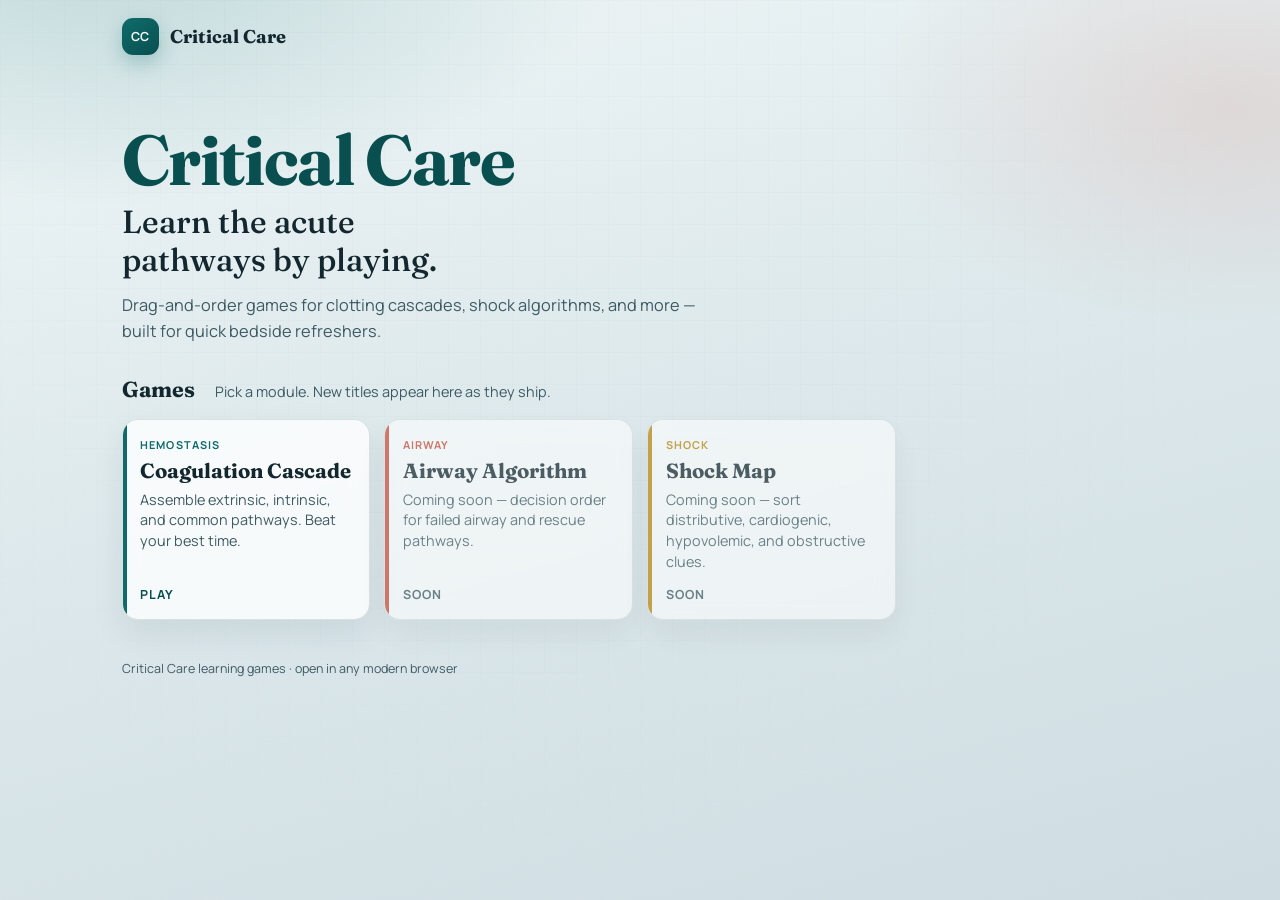
<file: index.html>
<!DOCTYPE html>
<html lang="en">
  <head>
    <meta charset="UTF-8" />
    <meta name="viewport" content="width=device-width, initial-scale=1.0" />
    <meta
      name="description"
      content="Critical Care — interactive learning games for acute medicine. Start with the coagulation cascade."
    />
    <title>Critical Care — Learning Games</title>
    <link rel="preconnect" href="https://fonts.googleapis.com" />
    <link rel="preconnect" href="https://fonts.gstatic.com" crossorigin />
    <link
      href="https://fonts.googleapis.com/css2?family=Fraunces:opsz,wght@9..144,500;9..144,700&family=Manrope:wght@400;500;600;700&display=swap"
      rel="stylesheet"
    />
    <link rel="stylesheet" href="hub.css" />
  </head>
  <body>
    <div class="atmosphere" aria-hidden="true"></div>

    <header class="site-header">
      <div class="brand">
        <span class="brand-mark">CC</span>
        <span class="brand-name">Critical Care</span>
      </div>
    </header>

    <main class="hero">
      <p class="hero-brand">Critical Care</p>
      <h1 class="hero-title">Learn the acute pathways by playing.</h1>
      <p class="hero-lead">
        Drag-and-order games for clotting cascades, shock algorithms, and more — built for quick bedside refreshers.
      </p>
    </main>

    <section class="games" aria-labelledby="gamesHeading">
      <div class="games-head">
        <h2 id="gamesHeading">Games</h2>
        <p>Pick a module. New titles appear here as they ship.</p>
      </div>

      <div id="gameGrid" class="game-grid"></div>
    </section>

    <footer class="site-footer">
      <p>Critical Care learning games · open in any modern browser</p>
    </footer>

    <script src="games.js"></script>
    <script src="hub.js"></script>
  </body>
</html>
</file>
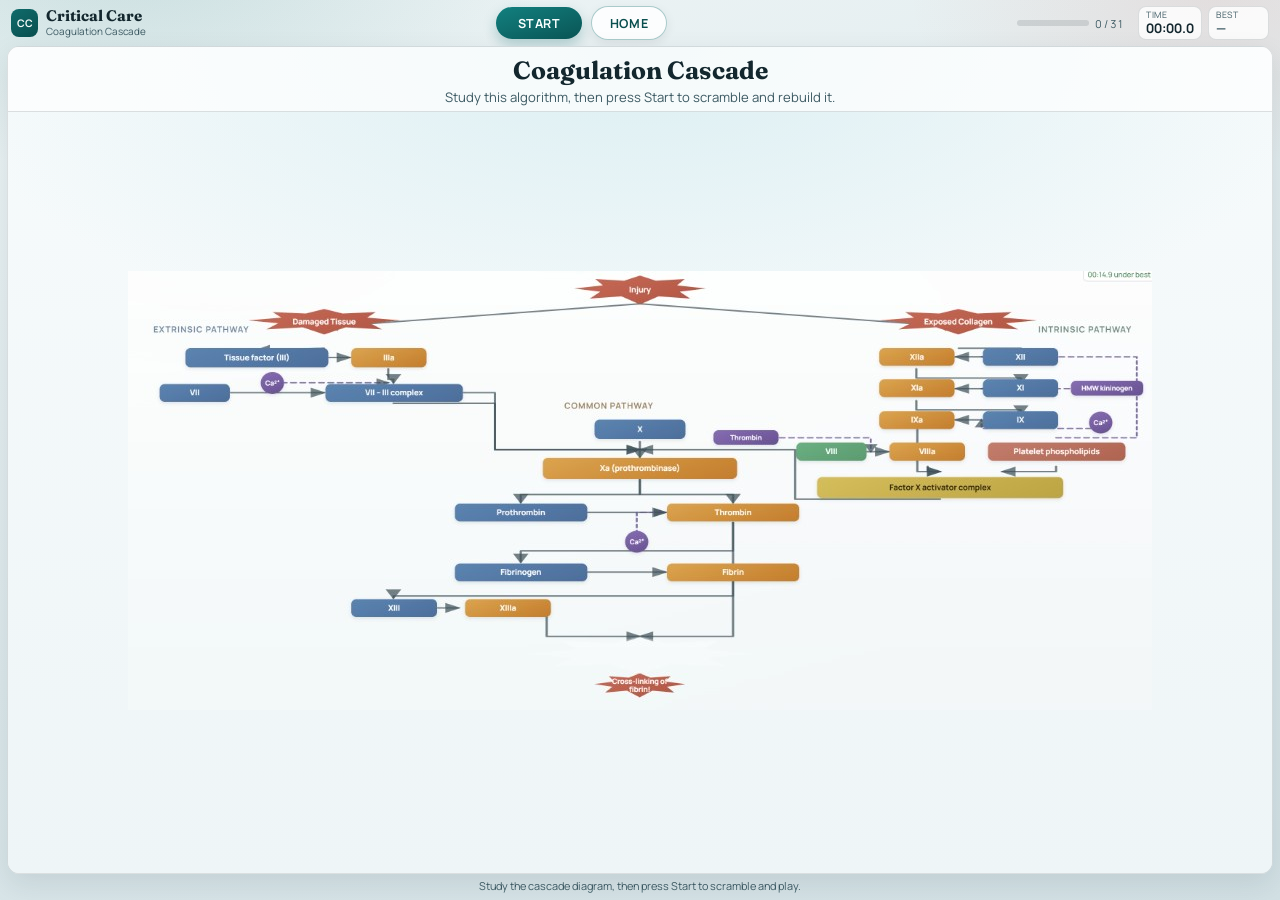
<file: coagulation.html>
<!DOCTYPE html>
<html lang="en">
  <head>
    <meta charset="UTF-8" />
    <meta name="viewport" content="width=device-width, initial-scale=1.0" />
    <title>Critical Care — Coagulation Cascade</title>
    <link rel="preconnect" href="https://fonts.googleapis.com" />
    <link rel="preconnect" href="https://fonts.gstatic.com" crossorigin />
    <link
      href="https://fonts.googleapis.com/css2?family=Fraunces:opsz,wght@9..144,600;9..144,700&family=Manrope:wght@500;600;700&display=swap"
      rel="stylesheet"
    />
    <link rel="stylesheet" href="styles.css?v=13" />
  </head>
  <body>
    <div class="atmosphere" aria-hidden="true"></div>

    <header class="topbar">
      <div class="brand">
        <a class="brand-home" href="index.html" aria-label="Critical Care home">
          <span class="brand-mark">CC</span>
        </a>
        <div>
          <p class="brand-name">Critical Care</p>
          <p class="brand-sub">Coagulation Cascade</p>
        </div>
      </div>

      <div class="top-actions">
        <button id="startBtn" class="start-btn" type="button">Start</button>
        <a id="homeBtn" class="home-btn" href="index.html">Home</a>
      </div>
      
      <div class="hud">
        <div class="progress-row">
          <div class="progress-track">
            <div id="progressFill" class="progress-fill"></div>
          </div>
          <span id="progressText">0 / 0</span>
        </div>
        <aside class="records" aria-label="Time records">
          <div class="record-block">
            <span class="record-label">Time</span>
            <span id="timerDisplay" class="record-value">00:00.0</span>
          </div>
          <div class="record-block">
            <span class="record-label">Best</span>
            <span id="bestDisplay" class="record-value muted">—</span>
          </div>
          <div id="compareNote" class="compare-note" hidden></div>
        </aside>
      </div>
    </header>

    <main class="stage">
      <div id="sheet" class="sheet is-idle" aria-label="Cascade answer sheet">
        <section id="studyPage" class="study-page" aria-label="Study the coagulation cascade">
          <div class="study-banner">
            <p class="preview-title">Coagulation Cascade</p>
            <p class="preview-copy">Study this algorithm, then press Start to scramble and rebuild it.</p>
          </div>
          <figure class="study-figure">
            <img
              class="study-image"
              src="assets/coagulation-cascade-study.png"
              alt="Coagulation cascade flowchart showing extrinsic, intrinsic, and common pathways from injury to fibrin cross-linking"
            />
          </figure>
        </section>
        <div id="boardBody" class="board-body">
          <svg
            id="connectors"
            class="connectors"
            viewBox="0 0 1000 720"
            preserveAspectRatio="none"
            aria-hidden="true"
          ></svg>
          <div class="path-label extrinsic">Extrinsic Pathway</div>
          <div class="path-label intrinsic">Intrinsic Pathway</div>
          <div class="path-label common">Common Pathway</div>
          <div id="slots" class="slots"></div>
          <div id="scatter" class="scatter" aria-label="Scattered tiles"></div>
        </div>
      </div>
      <p id="hint" class="hint">Study the cascade diagram, then press Start to scramble and play.</p>
    </main>

    <div id="adviceModal" class="modal" hidden>
      <div class="modal-card" role="dialog" aria-labelledby="adviceTitle">
        <p class="modal-kicker">Run complete</p>
        <h2 id="adviceTitle">Cascade assembled</h2>
        <p id="finalTime" class="final-time"></p>
        <p id="compareFinal" class="compare-final"></p>
        <div id="adviceBody" class="advice-body"></div>
        <div class="modal-actions">
          <button id="playAgainBtn" class="start-btn" type="button">Play again</button>
        </div>
      </div>
    </div>

    <script src="data.js"></script>
    <script src="game.js"></script>
  </body>
</html>
</file>
<file: hub.css>
:root {
  --ink: #13272e;
  --ink-soft: #3d5a63;
  --panel: rgba(255, 255, 255, 0.78);
  --line: rgba(19, 39, 46, 0.12);
  --teal: #0f6b6b;
  --teal-deep: #0a4f4f;
  --coral: #c94b3a;
  --amber: #b8860b;
  --font-display: "Fraunces", Georgia, serif;
  --font-body: "Manrope", system-ui, sans-serif;
}

*,
*::before,
*::after {
  box-sizing: border-box;
}

html,
body {
  margin: 0;
  min-height: 100%;
}

body {
  font-family: var(--font-body);
  color: var(--ink);
  background: #e6eef1;
}

.atmosphere {
  position: fixed;
  inset: 0;
  z-index: -1;
  background:
    radial-gradient(900px 480px at 8% -8%, rgba(15, 107, 107, 0.22), transparent 58%),
    radial-gradient(700px 420px at 96% 12%, rgba(201, 75, 58, 0.12), transparent 52%),
    linear-gradient(165deg, #eef5f6 0%, #dce8eb 48%, #cfdce1 100%);
}

.atmosphere::after {
  content: "";
  position: absolute;
  inset: 0;
  opacity: 0.28;
  background-image:
    linear-gradient(rgba(19, 39, 46, 0.045) 1px, transparent 1px),
    linear-gradient(90deg, rgba(19, 39, 46, 0.045) 1px, transparent 1px);
  background-size: 32px 32px;
  mask-image: radial-gradient(ellipse at 40% 20%, black 35%, transparent 78%);
}

.site-header {
  max-width: 1080px;
  margin: 0 auto;
  padding: 1.1rem 1.35rem 0;
}

.brand {
  display: inline-flex;
  align-items: center;
  gap: 0.65rem;
}

.brand-mark {
  width: 2.35rem;
  height: 2.35rem;
  border-radius: 11px;
  display: grid;
  place-items: center;
  background: linear-gradient(145deg, var(--teal), var(--teal-deep));
  color: #f4faf9;
  font-weight: 700;
  font-size: 0.78rem;
  letter-spacing: 0.04em;
  box-shadow: 0 8px 20px rgba(15, 107, 107, 0.28);
}

.brand-name {
  font-family: var(--font-display);
  font-weight: 700;
  font-size: 1.15rem;
}

.hero {
  max-width: 1080px;
  margin: 0 auto;
  padding: clamp(2.5rem, 8vh, 5rem) 1.35rem 1.5rem;
  animation: rise 520ms ease both;
}

.hero-brand {
  margin: 0 0 0.55rem;
  font-family: var(--font-display);
  font-size: clamp(2.6rem, 7vw, 4.4rem);
  font-weight: 700;
  line-height: 0.95;
  letter-spacing: -0.02em;
  color: var(--teal-deep);
}

.hero-title {
  margin: 0;
  max-width: 16ch;
  font-family: var(--font-display);
  font-size: clamp(1.35rem, 3.2vw, 2rem);
  font-weight: 500;
  line-height: 1.2;
  color: var(--ink);
}

.hero-lead {
  margin: 0.85rem 0 0;
  max-width: 38rem;
  font-size: 1.02rem;
  line-height: 1.55;
  color: var(--ink-soft);
}

.games {
  max-width: 1080px;
  margin: 0 auto;
  padding: 0.5rem 1.35rem 2.5rem;
  animation: rise 640ms ease both;
  animation-delay: 80ms;
}

.games-head {
  display: flex;
  flex-wrap: wrap;
  align-items: baseline;
  gap: 0.5rem 1.25rem;
  margin-bottom: 1rem;
}

.games-head h2 {
  margin: 0;
  font-family: var(--font-display);
  font-size: 1.35rem;
}

.games-head p {
  margin: 0;
  color: var(--ink-soft);
  font-size: 0.9rem;
}

.game-grid {
  display: grid;
  grid-template-columns: repeat(auto-fill, minmax(240px, 1fr));
  gap: 0.9rem;
}

.game-tile {
  display: flex;
  flex-direction: column;
  align-items: flex-start;
  gap: 0.45rem;
  min-height: 11.5rem;
  padding: 1.05rem 1.1rem 1rem;
  text-decoration: none;
  color: inherit;
  border-radius: 16px;
  border: 1px solid var(--line);
  background: var(--panel);
  backdrop-filter: blur(10px);
  box-shadow: 0 14px 32px rgba(19, 39, 46, 0.08);
  transition: transform 180ms ease, box-shadow 180ms ease, border-color 180ms ease;
  position: relative;
  overflow: hidden;
}

.game-tile::before {
  content: "";
  position: absolute;
  left: 0;
  top: 0;
  bottom: 0;
  width: 4px;
  background: var(--accent, var(--teal));
}

.game-tile.accent-teal {
  --accent: var(--teal);
}

.game-tile.accent-coral {
  --accent: var(--coral);
}

.game-tile.accent-amber {
  --accent: var(--amber);
}

a.game-tile:hover {
  transform: translateY(-3px);
  border-color: rgba(15, 107, 107, 0.28);
  box-shadow: 0 18px 40px rgba(19, 39, 46, 0.12);
}

a.game-tile:focus-visible {
  outline: 2px solid var(--teal);
  outline-offset: 3px;
}

.game-tile.is-soon {
  opacity: 0.72;
  cursor: default;
}

.game-tag {
  font-size: 0.68rem;
  font-weight: 700;
  letter-spacing: 0.1em;
  text-transform: uppercase;
  color: var(--accent, var(--teal));
}

.game-title {
  margin: 0;
  font-family: var(--font-display);
  font-size: 1.28rem;
  line-height: 1.15;
}

.game-blurb {
  margin: 0;
  flex: 1;
  font-size: 0.9rem;
  line-height: 1.45;
  color: var(--ink-soft);
}

.game-cta {
  margin-top: 0.35rem;
  font-size: 0.78rem;
  font-weight: 700;
  letter-spacing: 0.08em;
  text-transform: uppercase;
  color: var(--teal-deep);
}

.game-tile.is-soon .game-cta {
  color: var(--ink-soft);
}

.site-footer {
  max-width: 1080px;
  margin: 0 auto;
  padding: 0 1.35rem 1.75rem;
}

.site-footer p {
  margin: 0;
  font-size: 0.78rem;
  color: var(--ink-soft);
}

@keyframes rise {
  from {
    opacity: 0;
    transform: translateY(12px);
  }
  to {
    opacity: 1;
    transform: none;
  }
}

@media (max-width: 640px) {
  .hero-brand {
    font-size: clamp(2.2rem, 12vw, 3rem);
  }

  .hero-title {
    max-width: none;
  }
}
</file>
<file: styles.css>
:root {
  --ink: #13272e;
  --ink-soft: #3d5a63;
  --panel: rgba(255, 255, 255, 0.82);
  --line: rgba(19, 39, 46, 0.14);
  --teal: #0f6b6b;
  --teal-deep: #0a4f4f;
  --ok: #1f8a55;
  --bad: #c23b3b;
  --inactive: #2f6f9f;
  --active: #d97706;
  --cofactor: #2a9d6a;
  --complex: #c9a227;
  --burst: #c94b3a;
  --pl: #c45c4a;
  --font-display: "Fraunces", Georgia, serif;
  --font-body: "Manrope", system-ui, sans-serif;
  --topbar-h: 46px;
  --hint-h: 22px;
}

*,
*::before,
*::after {
  box-sizing: border-box;
}

html,
body {
  margin: 0;
  height: 100%;
  overflow: hidden;
}

body {
  font-family: var(--font-body);
  color: var(--ink);
  background: #e6eef1;
}

.atmosphere {
  position: fixed;
  inset: 0;
  z-index: -1;
  background:
    radial-gradient(700px 360px at 10% -5%, rgba(15, 107, 107, 0.16), transparent 60%),
    radial-gradient(560px 300px at 95% 0%, rgba(201, 75, 58, 0.1), transparent 55%),
    linear-gradient(165deg, #eef5f6, #dce8eb 55%, #d2e0e4);
}

.topbar {
  height: var(--topbar-h);
  display: grid;
  grid-template-columns: auto 1fr auto;
  align-items: center;
  gap: 0.55rem;
  padding: 0 0.7rem;
  max-width: 100vw;
}

.brand {
  display: flex;
  align-items: center;
  gap: 0.45rem;
  min-width: 0;
}

.brand-home {
  display: grid;
  text-decoration: none;
  flex-shrink: 0;
}

.brand-home:focus-visible {
  outline: 2px solid var(--teal);
  outline-offset: 2px;
  border-radius: 10px;
}

.brand-mark {
  width: 1.7rem;
  height: 1.7rem;
  border-radius: 8px;
  display: grid;
  place-items: center;
  background: linear-gradient(145deg, var(--teal), var(--teal-deep));
  color: #f4faf9;
  font-weight: 700;
  font-size: 0.65rem;
  flex-shrink: 0;
}

.brand-name {
  margin: 0;
  font-family: var(--font-display);
  font-size: 0.95rem;
  font-weight: 700;
  line-height: 1.05;
}

.brand-sub {
  margin: 0;
  color: var(--ink-soft);
  font-size: 0.62rem;
}

.start-btn {
  justify-self: center;
  appearance: none;
  border: 0;
  cursor: pointer;
  font-family: var(--font-body);
  font-weight: 700;
  font-size: 0.78rem;
  letter-spacing: 0.05em;
  text-transform: uppercase;
  color: #f7fffe;
  background: linear-gradient(160deg, #12807f, #0a5555);
  padding: 0.45rem 1.35rem;
  border-radius: 999px;
  box-shadow: 0 6px 14px rgba(15, 107, 107, 0.28);
  transition: transform 140ms ease, filter 140ms ease;
}

.top-actions {
  justify-self: center;
  display: flex;
  align-items: center;
  gap: 0.55rem;
}

.home-btn {
  display: inline-flex;
  align-items: center;
  justify-content: center;
  text-decoration: none;
  font-family: var(--font-body);
  font-weight: 700;
  font-size: 0.78rem;
  letter-spacing: 0.05em;
  text-transform: uppercase;
  color: var(--teal-deep);
  background: rgba(255, 255, 255, 0.85);
  border: 1px solid rgba(15, 107, 107, 0.35);
  padding: 0.45rem 1.1rem;
  border-radius: 999px;
  box-shadow: 0 4px 12px rgba(19, 39, 46, 0.08);
  transition: transform 140ms ease, background 140ms ease, border-color 140ms ease;
}

.home-btn:hover {
  transform: translateY(-1px);
  background: #fff;
  border-color: var(--teal);
}

.home-btn:focus-visible {
  outline: 2px solid var(--teal);
  outline-offset: 2px;
}

.start-btn:hover {
  transform: translateY(-1px);
  filter: brightness(1.05);
}

.start-btn:disabled {
  opacity: 0.55;
  cursor: not-allowed;
  transform: none;
}

.start-btn.pulse {
  animation: startPulse 1.4s ease-in-out infinite;
}

@keyframes startPulse {
  0%,
  100% {
    box-shadow: 0 6px 14px rgba(15, 107, 107, 0.28);
  }
  50% {
    box-shadow: 0 8px 22px rgba(15, 107, 107, 0.45);
  }
}

.hud {
  display: flex;
  align-items: center;
  gap: 0.55rem;
  justify-self: end;
}

.progress-row {
  display: flex;
  align-items: center;
  gap: 0.35rem;
  min-width: 7rem;
}

.progress-track {
  width: 4.5rem;
  height: 6px;
  border-radius: 999px;
  background: rgba(19, 39, 46, 0.12);
  overflow: hidden;
}

.progress-fill {
  height: 100%;
  width: 0%;
  background: linear-gradient(90deg, var(--teal), #1f8a55);
  transition: width 180ms ease;
}

#progressText {
  font-size: 0.68rem;
  font-variant-numeric: tabular-nums;
  color: var(--ink-soft);
  white-space: nowrap;
}

.records {
  display: flex;
  gap: 0.35rem;
  position: relative;
}

.record-block {
  background: var(--panel);
  border: 1px solid var(--line);
  border-radius: 8px;
  padding: 0.15rem 0.45rem;
  min-width: 3.8rem;
}

.record-label {
  display: block;
  font-size: 0.55rem;
  text-transform: uppercase;
  letter-spacing: 0.07em;
  color: var(--ink-soft);
}

.record-value {
  display: block;
  font-variant-numeric: tabular-nums;
  font-weight: 700;
  font-size: 0.82rem;
  line-height: 1.15;
}

.record-value.muted {
  color: var(--ink-soft);
}

.compare-note {
  position: absolute;
  top: calc(100% + 2px);
  right: 0;
  font-size: 0.62rem;
  background: #fff;
  border: 1px solid var(--line);
  border-radius: 6px;
  padding: 0.15rem 0.35rem;
  white-space: nowrap;
  z-index: 5;
}

.compare-note.better {
  color: var(--ok);
}

.compare-note.worse {
  color: var(--bad);
}

.stage {
  height: calc(100vh - var(--topbar-h));
  display: flex;
  flex-direction: column;
  padding: 0 0.45rem 0.25rem;
  min-height: 0;
}

.sheet {
  position: relative;
  flex: 1;
  min-height: 0;
  display: flex;
  flex-direction: column;
  border-radius: 12px;
  border: 1px solid var(--line);
  background:
    linear-gradient(180deg, rgba(255, 255, 255, 0.92), rgba(241, 247, 248, 0.95));
  box-shadow: 0 10px 28px rgba(19, 39, 46, 0.1);
  overflow: hidden;
}

.study-page {
  display: none;
  flex: 1;
  min-height: 0;
  flex-direction: column;
  background:
    radial-gradient(ellipse 80% 55% at 50% 0%, rgba(214, 236, 240, 0.85), transparent 70%),
    linear-gradient(180deg, #f7fbfc 0%, #eef5f7 100%);
  z-index: 6;
}

.sheet.is-idle .study-page {
  display: flex;
}

.sheet.is-idle .board-body {
  display: none;
}

.study-banner {
  flex-shrink: 0;
  text-align: center;
  padding: 0.55rem 0.75rem 0.35rem;
  border-bottom: 1px solid var(--line);
  background: rgba(255, 255, 255, 0.72);
}

.preview-title {
  margin: 0;
  font-family: var(--font-display);
  font-size: clamp(1.15rem, 2.4vw, 1.55rem);
  font-weight: 700;
  color: var(--ink);
  line-height: 1.15;
}

.preview-copy {
  margin: 0.2rem 0 0;
  font-size: 0.82rem;
  color: var(--ink-soft);
}

.study-figure {
  flex: 1;
  min-height: 0;
  margin: 0;
  display: flex;
  align-items: center;
  justify-content: center;
  padding: 0.45rem 0.75rem 0.65rem;
}

.study-image {
  display: block;
  width: auto;
  height: auto;
  max-width: 100%;
  max-height: 100%;
  object-fit: contain;
}

.board-body {
  position: relative;
  flex: 1;
  min-height: 0;
}

.sheet.is-idle .scatter {
  visibility: hidden !important;
  pointer-events: none !important;
}

.connectors {
  position: absolute;
  inset: 0;
  width: 100%;
  height: 100%;
  pointer-events: none;
  z-index: 0;
}

.connector {
  fill: none;
  stroke: rgba(52, 82, 91, 0.72);
  stroke-width: 2.15;
  stroke-linecap: round;
  stroke-linejoin: round;
}

.connector-cofactor {
  stroke: rgba(105, 77, 150, 0.8);
  stroke-width: 1.9;
  stroke-dasharray: 5 4;
}

.connectors marker path {
  fill: rgba(52, 82, 91, 0.72);
}

.path-label {
  position: absolute;
  z-index: 1;
  font-size: clamp(0.82rem, 1.65vw, 1.08rem);
  font-weight: 700;
  letter-spacing: 0.08em;
  text-transform: uppercase;
  opacity: 0.7;
  pointer-events: none;
}

.path-label.extrinsic {
  left: 3%;
  top: 11%;
  color: #1d5678;
}

.path-label.intrinsic {
  right: 2.5%;
  top: 11%;
  color: #0f5a48;
}

.path-label.common {
  left: 47%;
  top: 27%;
  color: #7a4e08;
  transform: translateX(-50%);
}

.slots,
.scatter {
  position: absolute;
  inset: 0;
}

.slots {
  z-index: 2;
}

.scatter {
  z-index: 4;
  pointer-events: none;
}

.scatter .tile {
  pointer-events: auto;
}

.slot {
  position: absolute;
  border-radius: 7px;
  border: 1.5px dashed rgba(19, 39, 46, 0.28);
  background: rgba(255, 255, 255, 0.35);
  display: flex;
  align-items: center;
  justify-content: center;
  padding: 1px;
  transition: background 120ms ease, border-color 120ms ease, box-shadow 120ms ease;
}

.slot.kind-burst,
.slot.kind-burst-end {
  border: none;
  border-radius: 0;
  background: transparent;
  clip-path: polygon(
    50% 0%,
    62% 18%,
    84% 12%,
    78% 34%,
    100% 45%,
    80% 56%,
    88% 80%,
    64% 72%,
    50% 100%,
    36% 72%,
    12% 80%,
    20% 56%,
    0% 45%,
    22% 34%,
    16% 12%,
    38% 18%
  );
  box-shadow: inset 0 0 0 2.5px rgba(201, 75, 58, 0.85);
}

.slot.kind-burst:not(.filled),
.slot.kind-burst-end:not(.filled) {
  background: rgba(201, 75, 58, 0.12);
}

.slot.kind-burst.drag-over,
.slot.kind-burst-end.drag-over {
  background: rgba(15, 107, 107, 0.18);
  box-shadow: inset 0 0 0 3px var(--teal);
}

.slot.kind-cofactor-dot {
  border-radius: 50%;
}

.slot.drag-over {
  border-color: var(--teal);
  background: rgba(15, 107, 107, 0.12);
}

.slot.filled {
  border-style: solid;
  border-color: transparent;
  background: transparent;
  padding: 0;
}

.slot.correct-flash {
  animation: correctBlink 1.5s ease;
  z-index: 4;
}

.slot.wrong-flash {
  animation: wrongBlink 0.7s ease;
  z-index: 4;
}

@keyframes correctBlink {
  0%,
  100% {
    box-shadow: 0 0 0 0 rgba(31, 138, 85, 0);
  }
  15%,
  45%,
  75% {
    box-shadow: 0 0 0 2px rgba(31, 138, 85, 0.9), 0 0 12px rgba(31, 138, 85, 0.35);
  }
  30%,
  60%,
  90% {
    box-shadow: 0 0 0 2px rgba(31, 138, 85, 0.25);
  }
}

@keyframes wrongBlink {
  0%,
  100% {
    box-shadow: 0 0 0 0 rgba(194, 59, 59, 0);
  }
  25%,
  75% {
    box-shadow: 0 0 0 2px rgba(194, 59, 59, 0.95), 0 0 10px rgba(194, 59, 59, 0.35);
  }
  50% {
    box-shadow: 0 0 0 2px rgba(194, 59, 59, 0.3);
  }
}

.tile {
  width: 100%;
  height: 100%;
  border: 0;
  border-radius: 10px;
  padding: 0.18rem 0.38rem;
  font-family: var(--font-body);
  font-size: clamp(0.72rem, 1.425vw, 1.02rem);
  font-weight: 700;
  line-height: 1.1;
  color: #fff;
  cursor: grab;
  user-select: none;
  text-align: center;
  display: grid;
  place-items: center;
  box-shadow: 0 3px 8px rgba(19, 39, 46, 0.18);
  touch-action: none;
}

.tile.scattered {
  position: absolute;
  z-index: 3;
  width: auto;
  height: auto;
  min-width: 5.4rem;
  max-width: 10.8rem;
  min-height: 2rem;
  padding: 0.27rem 0.48rem;
  font-size: clamp(0.68rem, 1.275vw, 0.93rem);
}

.tile.dragging {
  opacity: 0.92;
  cursor: grabbing;
  z-index: 20;
  box-shadow: 0 10px 22px rgba(19, 39, 46, 0.28);
  transform: scale(1.04);
}

.tile.locked {
  cursor: default;
  box-shadow: 0 2px 5px rgba(19, 39, 46, 0.12);
}

.tile .note {
  display: none;
}

.tile.kind-inactive {
  background: linear-gradient(160deg, #3a86b5, var(--inactive));
}

.tile.kind-active {
  background: linear-gradient(160deg, #f0a03a, var(--active));
}

.tile.kind-cofactor {
  background: linear-gradient(160deg, #3bb27f, var(--cofactor));
}

.tile.kind-cofactor-sm {
  background: linear-gradient(160deg, #8b6bb8, #6b4f96);
  font-size: clamp(0.63rem, 1.2vw, 0.87rem);
}

.tile.kind-cofactor-dot {
  background: linear-gradient(160deg, #8b6bb8, #6b4f96);
  border-radius: 50%;
  aspect-ratio: 1;
  min-width: 2.3rem;
  max-width: 3rem;
  min-height: 2.3rem;
  padding: 0.15rem;
  font-size: clamp(0.63rem, 1.275vw, 0.87rem);
}

.tile.kind-complex {
  background: linear-gradient(160deg, #e0bc45, var(--complex));
  color: #2d2408;
}

.tile.kind-pl {
  background: linear-gradient(160deg, #d97868, var(--pl));
}

.tile.kind-burst,
.tile.kind-burst-end {
  background: linear-gradient(160deg, #e06252, var(--burst));
  clip-path: polygon(
    50% 0%,
    62% 18%,
    84% 12%,
    78% 34%,
    100% 45%,
    80% 56%,
    88% 80%,
    64% 72%,
    50% 100%,
    36% 72%,
    12% 80%,
    20% 56%,
    0% 45%,
    22% 34%,
    16% 12%,
    38% 18%
  );
  min-height: 3rem;
  padding: 0.52rem 0.82rem;
}

.hint {
  margin: 0;
  height: var(--hint-h);
  display: flex;
  align-items: center;
  justify-content: center;
  font-size: 0.68rem;
  color: var(--ink-soft);
}

.modal {
  position: fixed;
  inset: 0;
  display: grid;
  place-items: center;
  background: rgba(12, 28, 34, 0.45);
  backdrop-filter: blur(3px);
  z-index: 40;
  padding: 0.75rem;
}

.modal[hidden] {
  display: none;
}

.modal-card {
  width: min(460px, 100%);
  max-height: min(86vh, 560px);
  overflow: auto;
  background: #f7fbfc;
  border-radius: 14px;
  border: 1px solid var(--line);
  box-shadow: 0 18px 48px rgba(12, 28, 34, 0.28);
  padding: 1rem 1.1rem 0.95rem;
}

.modal-kicker {
  margin: 0;
  text-transform: uppercase;
  letter-spacing: 0.1em;
  font-size: 0.65rem;
  color: var(--teal);
  font-weight: 700;
}

.modal-card h2 {
  margin: 0.25rem 0 0.35rem;
  font-family: var(--font-display);
  font-size: 1.35rem;
}

.final-time {
  margin: 0;
  font-weight: 700;
  font-variant-numeric: tabular-nums;
}

.compare-final {
  margin: 0.2rem 0 0.7rem;
  color: var(--ink-soft);
  font-size: 0.82rem;
}

.advice-body {
  display: grid;
  gap: 0.45rem;
}

.advice-item {
  margin: 0;
  padding: 0.5rem 0.6rem;
  border-radius: 10px;
  background: rgba(15, 107, 107, 0.08);
  border-left: 3px solid var(--teal);
  font-size: 0.8rem;
  line-height: 1.4;
}

.advice-item strong {
  display: block;
  margin-bottom: 0.12rem;
  font-size: 0.68rem;
  text-transform: uppercase;
  letter-spacing: 0.05em;
  color: var(--teal-deep);
}

.modal-actions {
  margin-top: 0.85rem;
  display: flex;
  justify-content: flex-end;
}

@media (max-width: 720px) {
  .brand-sub {
    display: none;
  }

  .progress-track {
    width: 2.8rem;
  }

  .tile.scattered {
    min-width: 5.1rem;
    max-width: 9.75rem;
    font-size: 0.78rem;
  }
}
</file>
